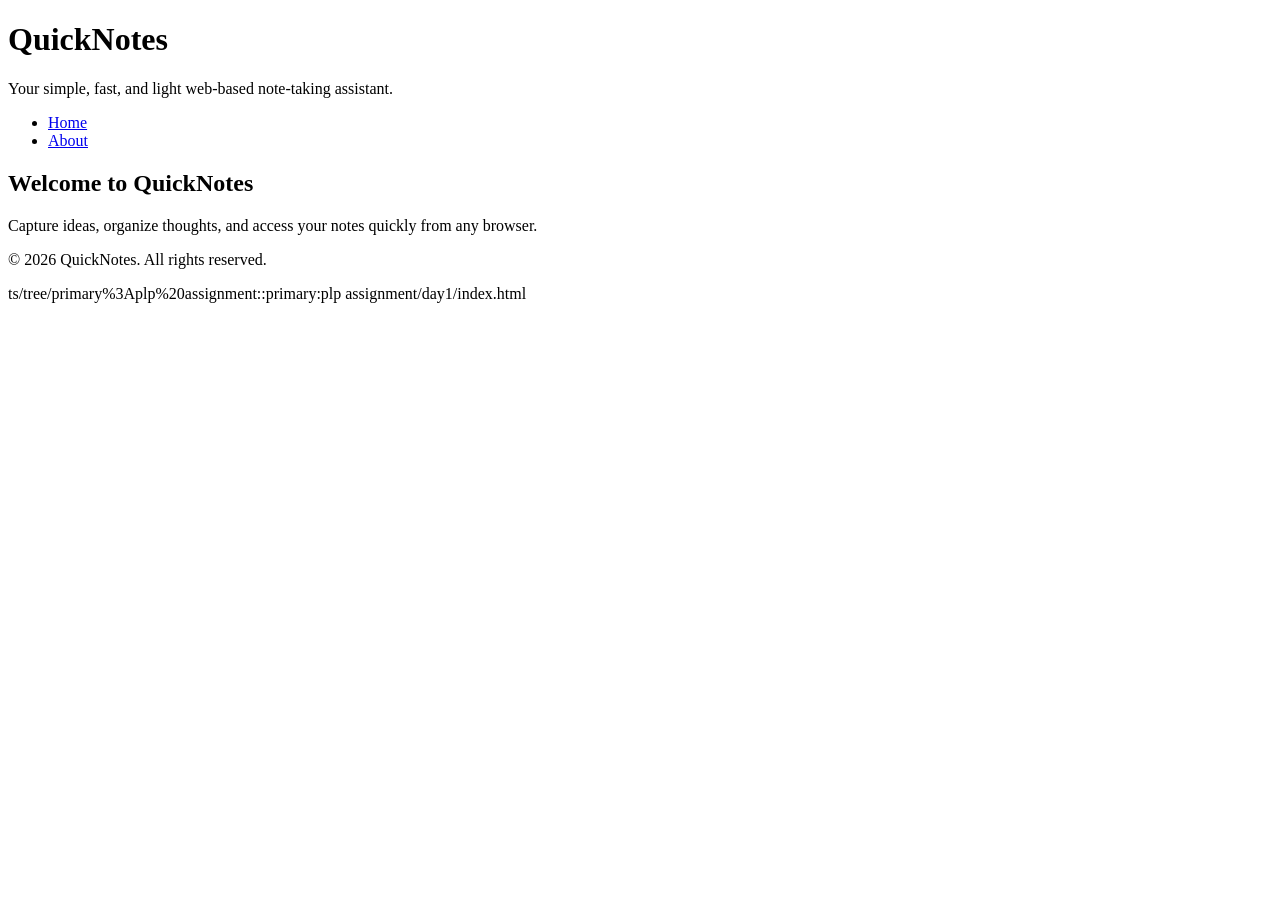
<file: day1/index.html>
<!DOCTYPE html>
<html lang="en">
<head>
  <meta charset="UTF-8">
  <meta name="viewport" content="width=device-width, initial-scale=1.0">
  <title>QuickNotes - Home</title>
</head>
<body>
  <header>
    <h1>QuickNotes</h1>
    <p>Your simple, fast, and light web-based note-taking assistant.</p>
    <nav>
      <ul>
        <li><a href="index.html">Home</a></li>
        <li><a href="about.html">About</a></li>
      </ul>
    </nav>
  </header>

  <main>
    <h2>Welcome to QuickNotes</h2>
    <p>Capture ideas, organize thoughts, and access your notes quickly from any browser.</p>
  </main>

  <footer>
    <p>&copy; 2026 QuickNotes. All rights reserved.</p>
  </footer>
</body>
</html>ts/tree/primary%3Aplp%20assignment::primary:plp assignment/day1/index.html
</file>
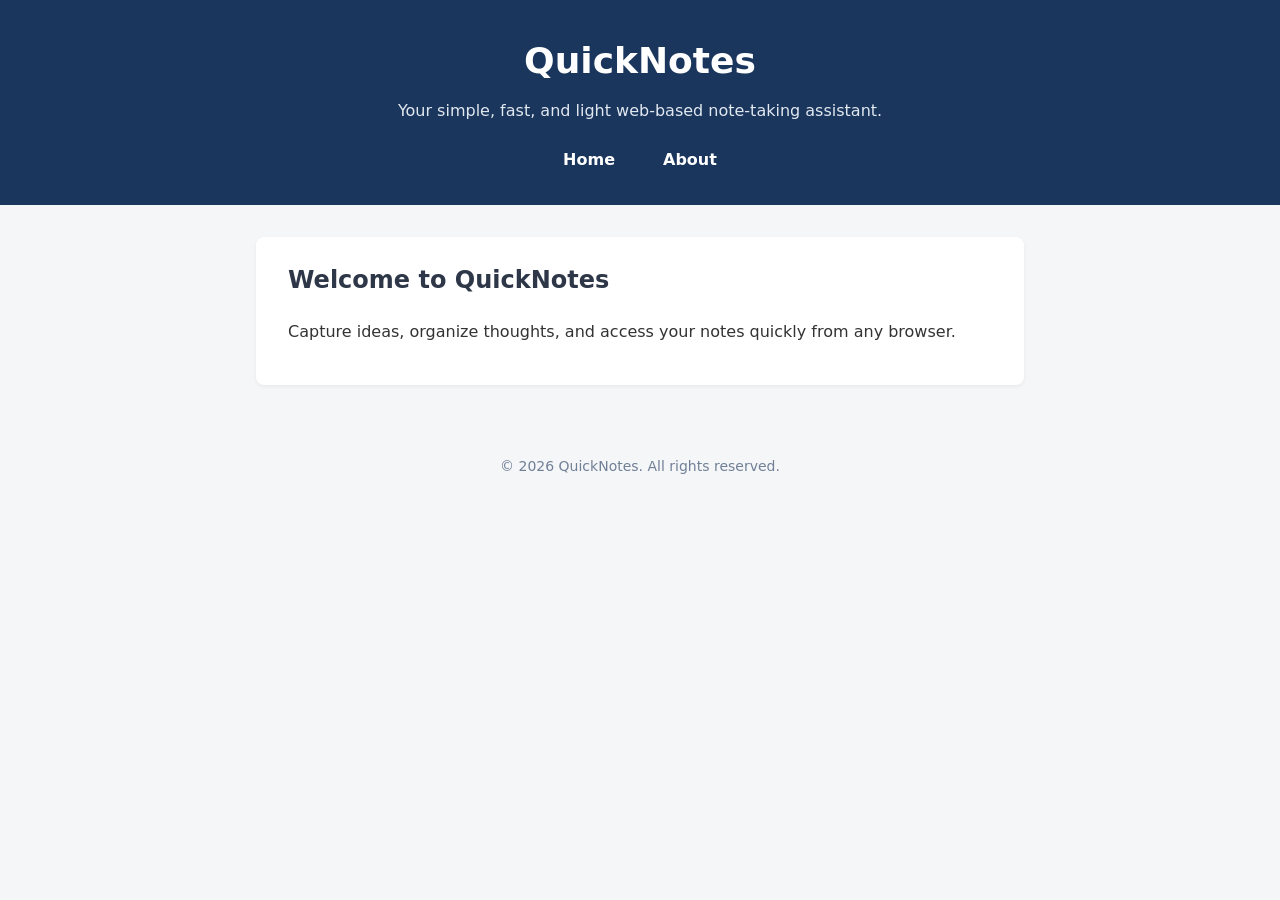
<file: day2/index.html>
<!DOCTYPE html>
<html lang="en">
<head>
  <meta charset="UTF-8">
  <meta name="viewport" content="width=device-width, initial-scale=1.0">
  <title>QuickNotes - Home</title>
  <link rel="stylesheet" href="style.css">
</head>
<body>
  <header>
    <h1>QuickNotes</h1>
    <p>Your simple, fast, and light web-based note-taking assistant.</p>
    <nav>
      <ul>
        <li><a href="index.html">Home</a></li>
        <li><a href="about.html">About</a></li>
      </ul>
    </nav>
  </header>

  <main>
    <section>
      <h2>Welcome to QuickNotes</h2>
      <p>Capture ideas, organize thoughts, and access your notes quickly from any browser.</p>
    </section>
  </main>

  <footer>
    <p>&copy; 2026 QuickNotes. All rights reserved.</p>
  </footer>
</body>
</html>
</file>
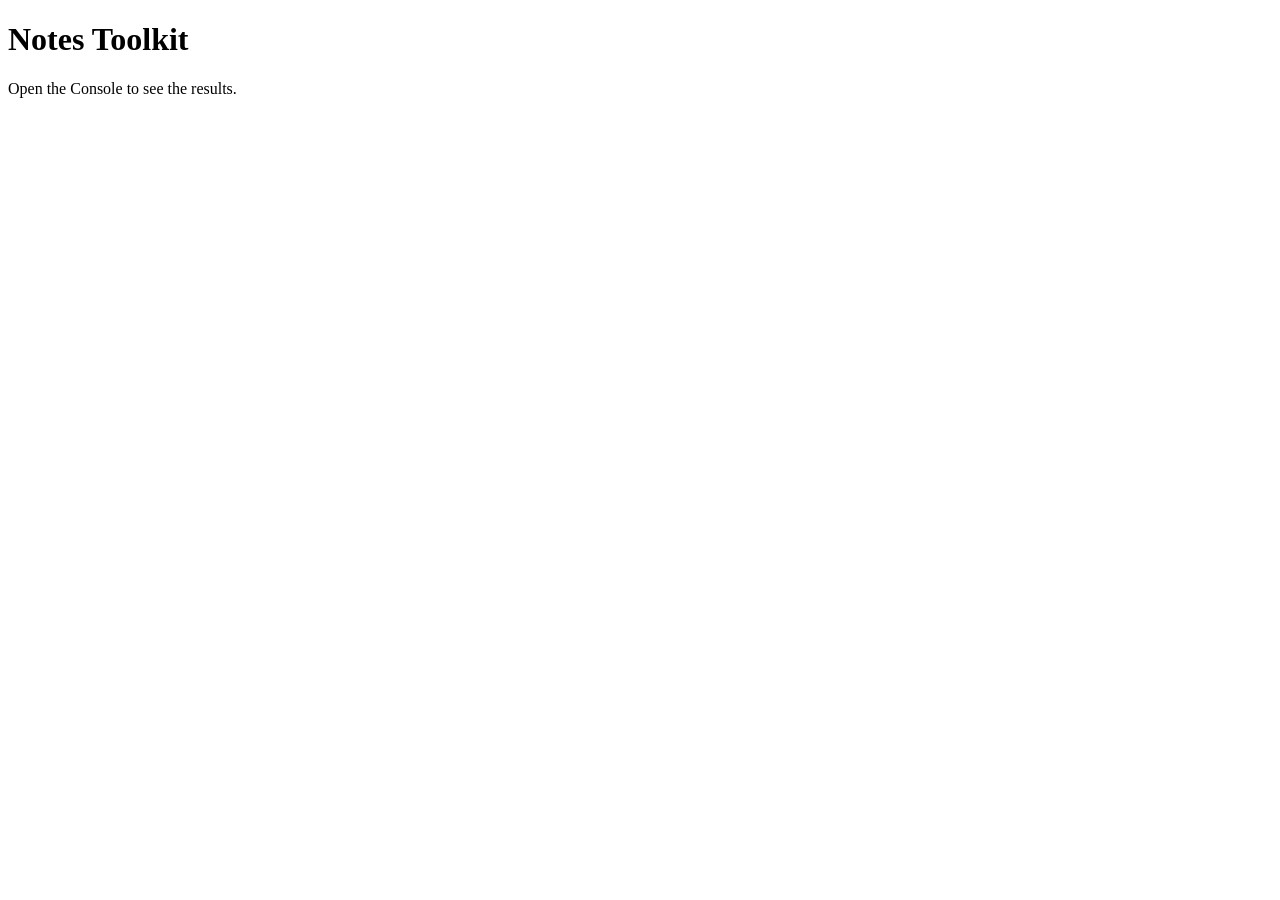
<file: day3/index.html>
<!DOCTYPE html>
<html lang="en">
<head>
  <meta charset="UTF-8">
  <meta name="viewport" content="width=device-width, initial-scale=1.0">
  <title>Notes Toolkit</title>
  <script src="script.js" defer></script>
</head>
<body>
  <h1>Notes Toolkit</h1>
  <p>Open the Console to see the results.</p>
</body>
</html>
</file>
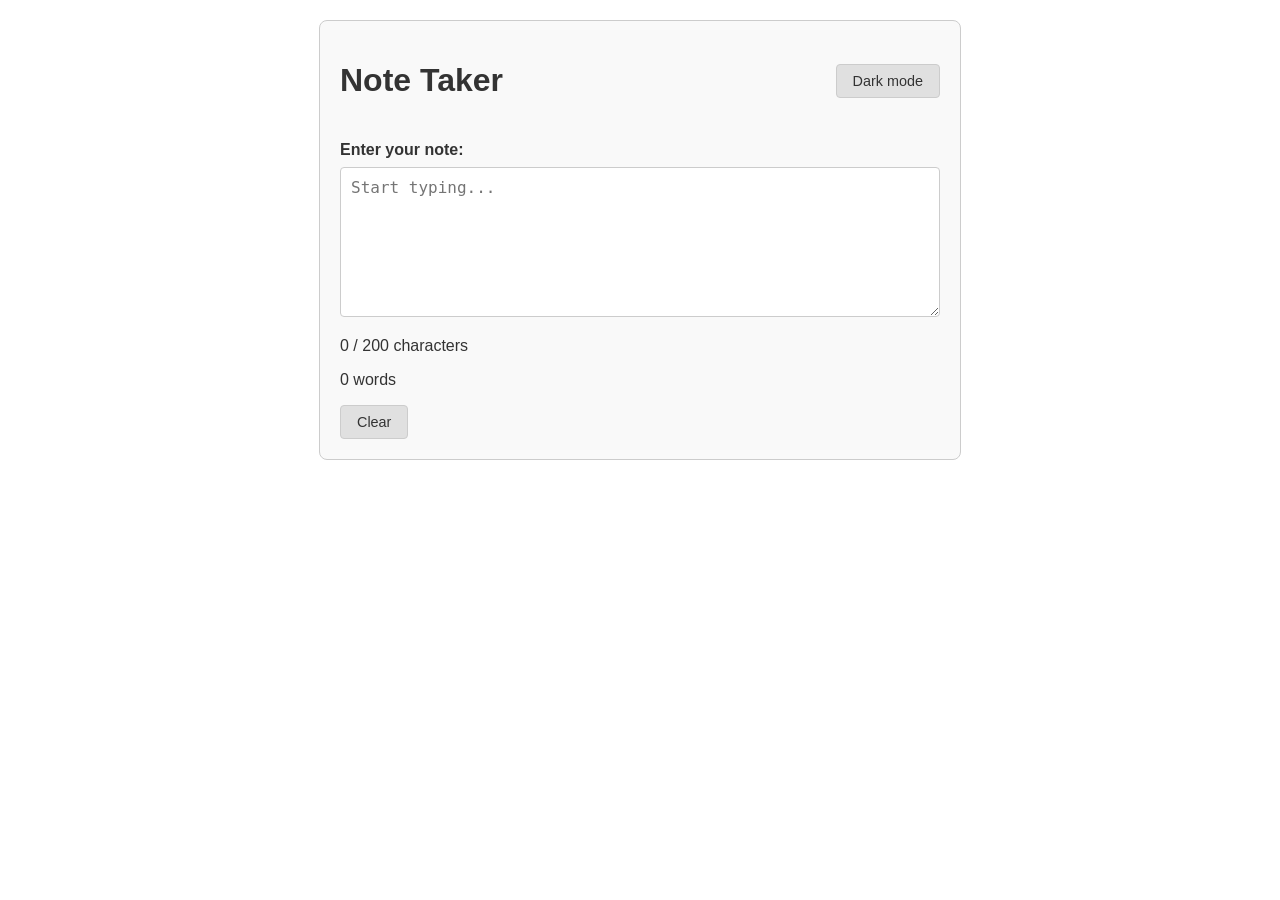
<file: day4/index.html>
<!DOCTYPE html>
<html lang="en">
<head>
  <meta charset="UTF-8">
  <meta name="viewport" content="width=device-width, initial-scale=1.0">
  <title>Day 4 - Note Taking App</title>
  <link rel="stylesheet" href="style.css">
  <script src="script.js" defer></script>
</head>
<body>
  <div class="container">
    <header>
      <h1>Note Taker</h1>
      <button id="theme-toggle" type="button">Dark mode</button>
    </header>

    <main>
      <label for="note-text">Enter your note:</label>
      <textarea id="note-text" placeholder="Start typing..."></textarea>

      <div class="counter-group">
        <p id="char-count">0 / 200 characters</p>
        <p id="word-count">0 words</p>
      </div>

      <button id="clear-btn" type="button">Clear</button>
    </main>
  </div>
</body>
</html>
</file>
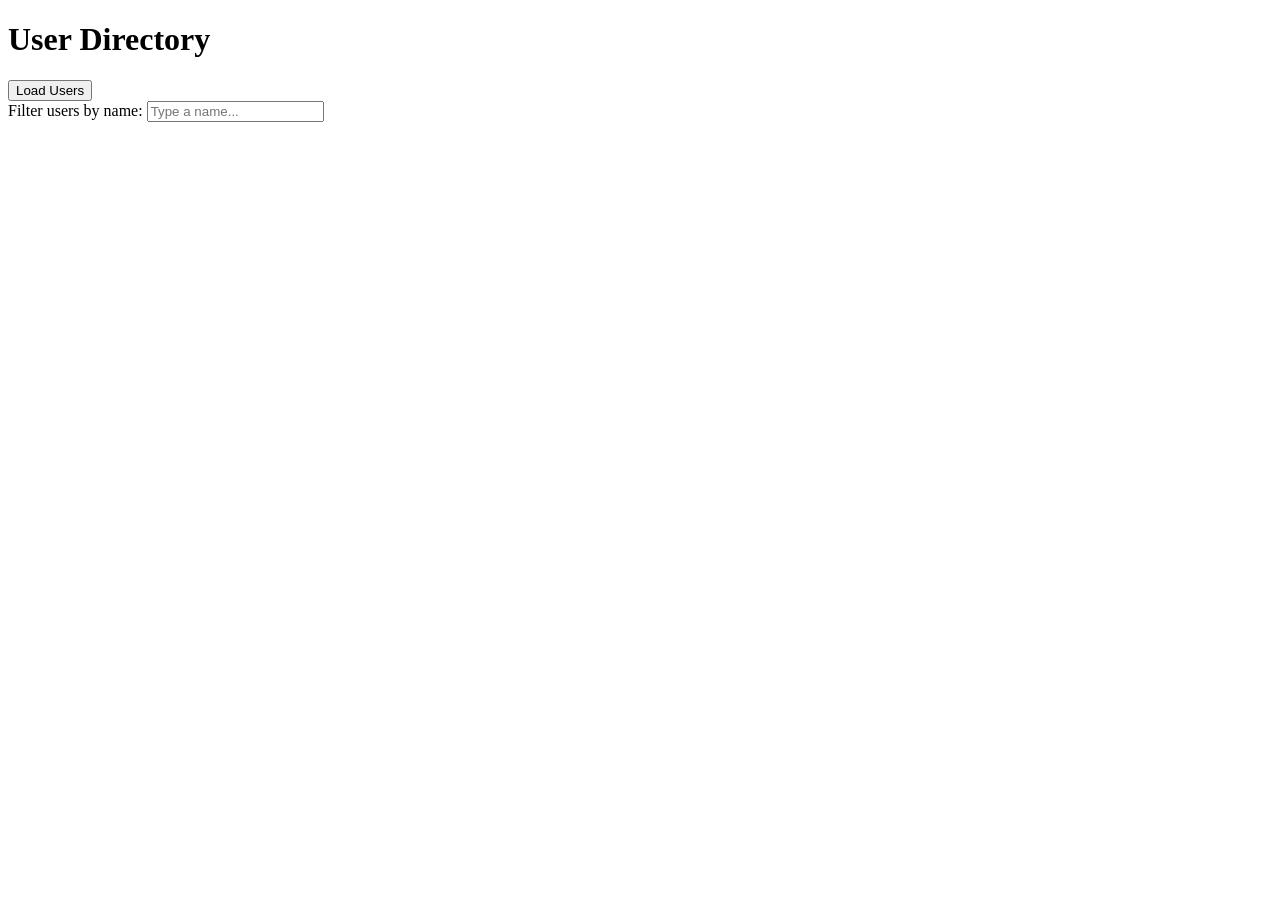
<file: day5/index.html>
<!DOCTYPE html>
<html lang="en">
<head>
  <meta charset="UTF-8">
  <meta name="viewport" content="width=device-width, initial-scale=1.0">
  <title>Day 5 - Fetching Users & API Design</title>
  <script src="users.js" defer></script>
</head>
<body>
  <main>
    <h1>User Directory</h1>

    <button id="load-users" type="button">Load Users</button>

    <div>
      <label for="filter-input">Filter users by name:</label>
      <input type="text" id="filter-input" placeholder="Type a name...">
    </div>

    <p id="status"></p>

    <ul id="users-list"></ul>
  </main>
</body>
</html>
</file>
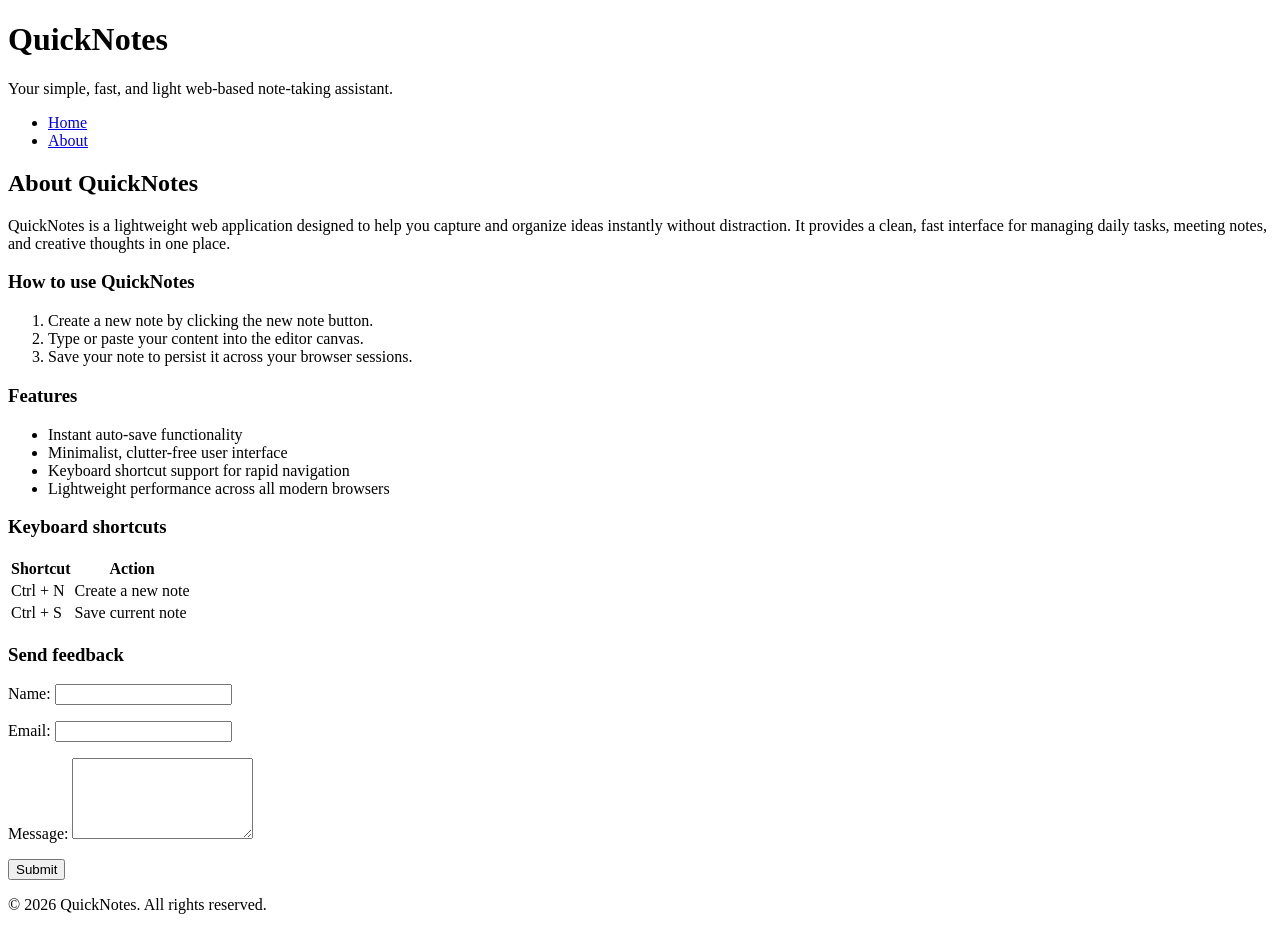
<file: day1/about.html>
<!DOCTYPE html>
<html lang="en">
<head>
  <meta charset="UTF-8">
  <meta name="viewport" content="width=device-width, initial-scale=1.0">
  <title>QuickNotes - About</title>
</head>
<body>
  <header>
    <h1>QuickNotes</h1>
    <p>Your simple, fast, and light web-based note-taking assistant.</p>
    <nav>
      <ul>
        <li><a href="index.html">Home</a></li>
        <li><a href="about.html">About</a></li>
      </ul>
    </nav>
  </header>

  <main>
    <h2>About QuickNotes</h2>
    <p>QuickNotes is a lightweight web application designed to help you capture and organize ideas instantly without distraction. It provides a clean, fast interface for managing daily tasks, meeting notes, and creative thoughts in one place.</p>

    <section>
      <h3>How to use QuickNotes</h3>
      <ol>
        <li>Create a new note by clicking the new note button.</li>
        <li>Type or paste your content into the editor canvas.</li>
        <li>Save your note to persist it across your browser sessions.</li>
      </ol>
    </section>

    <section>
      <h3>Features</h3>
      <ul>
        <li>Instant auto-save functionality</li>
        <li>Minimalist, clutter-free user interface</li>
        <li>Keyboard shortcut support for rapid navigation</li>
        <li>Lightweight performance across all modern browsers</li>
      </ul>
    </section>

    <section>
      <h3>Keyboard shortcuts</h3>
      <table>
        <thead>
          <tr>
            <th scope="col">Shortcut</th>
            <th scope="col">Action</th>
          </tr>
        </thead>
        <tbody>
          <tr>
            <td>Ctrl + N</td>
            <td>Create a new note</td>
          </tr>
          <tr>
            <td>Ctrl + S</td>
            <td>Save current note</td>
          </tr>
        </tbody>
      </table>
    </section>

    <section>
      <h3>Send feedback</h3>
      <form action="#" method="post">
        <p>
          <label for="name">Name:</label>
          <input type="text" id="name" name="name" required>
        </p>
        <p>
          <label for="email">Email:</label>
          <input type="email" id="email" name="email" required>
        </p>
        <p>
          <label for="message">Message:</label>
          <textarea id="message" name="message" rows="5" required></textarea>
        </p>
        <p>
          <button type="submit">Submit</button>
        </p>
      </form>
    </section>
  </main>

  <footer>
    <p>&copy; 2026 QuickNotes. All rights reserved.</p>
  </footer>
</body>
</html>
</file>
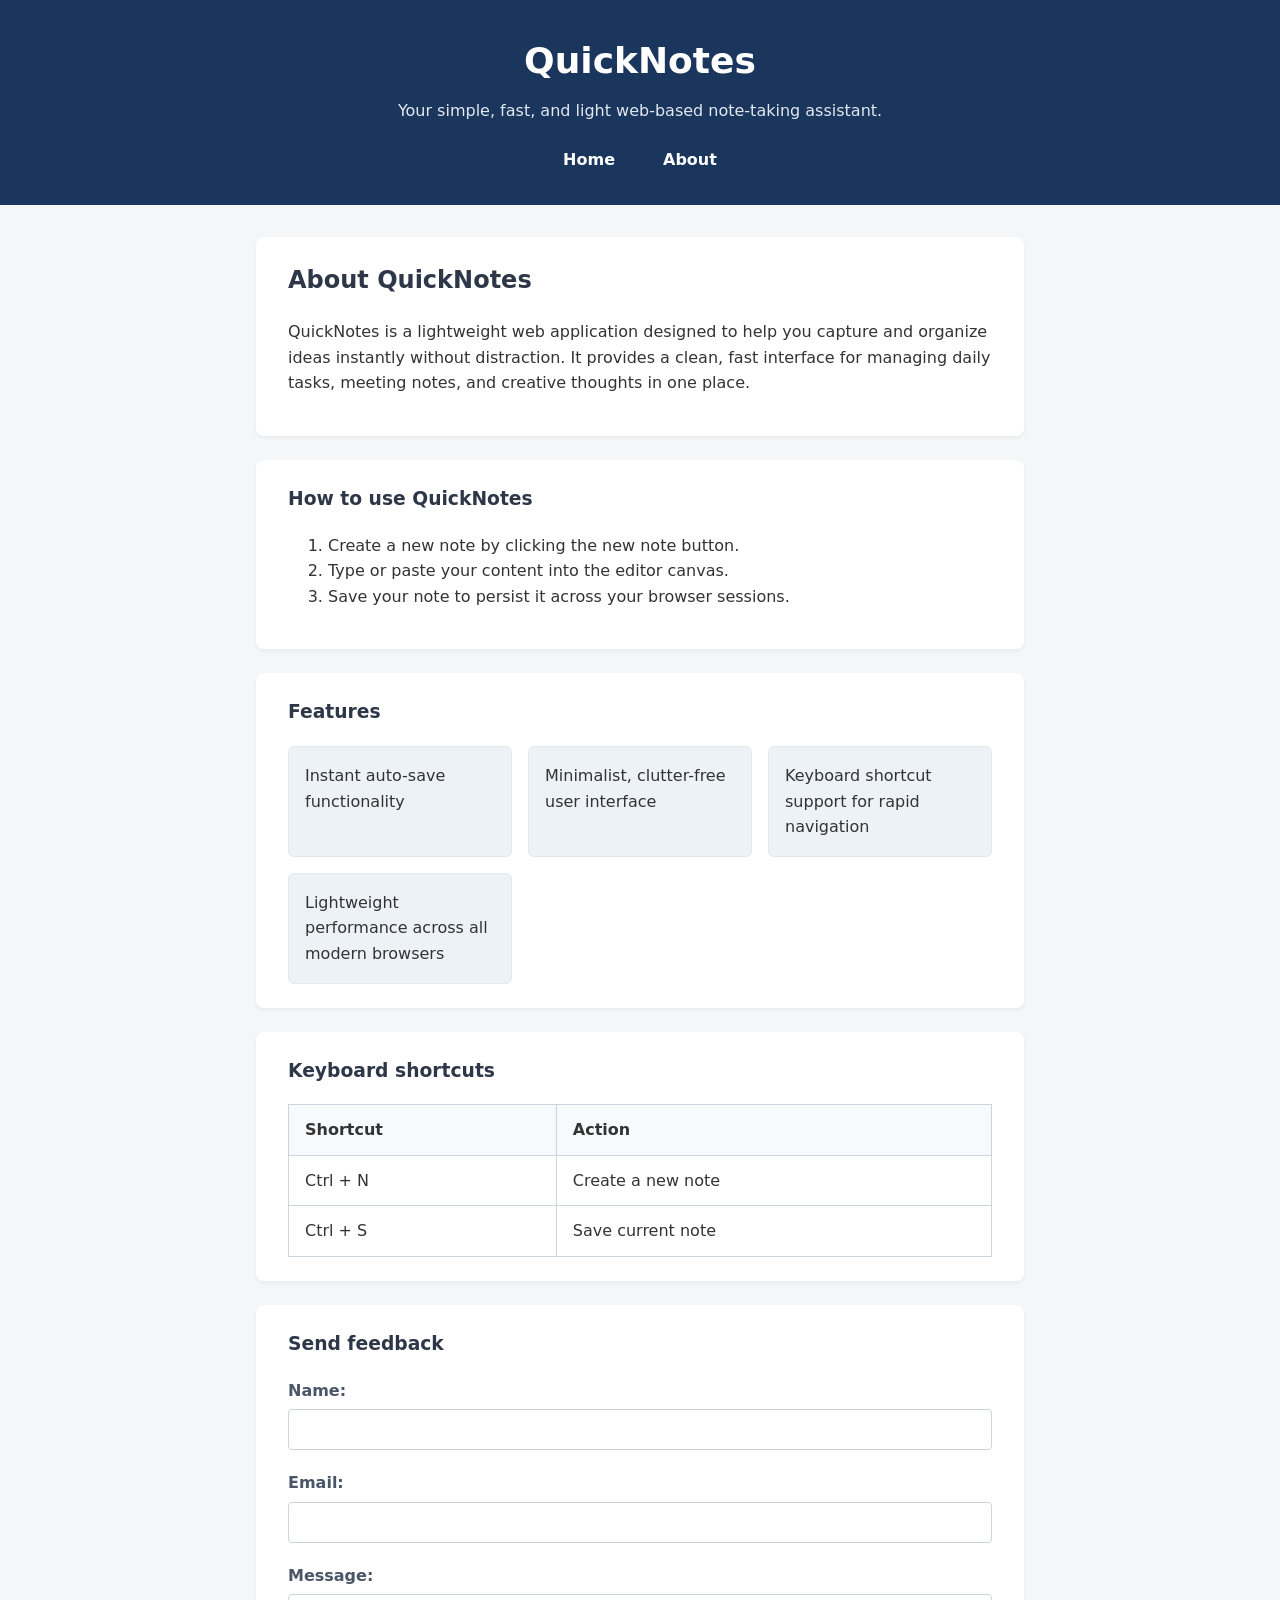
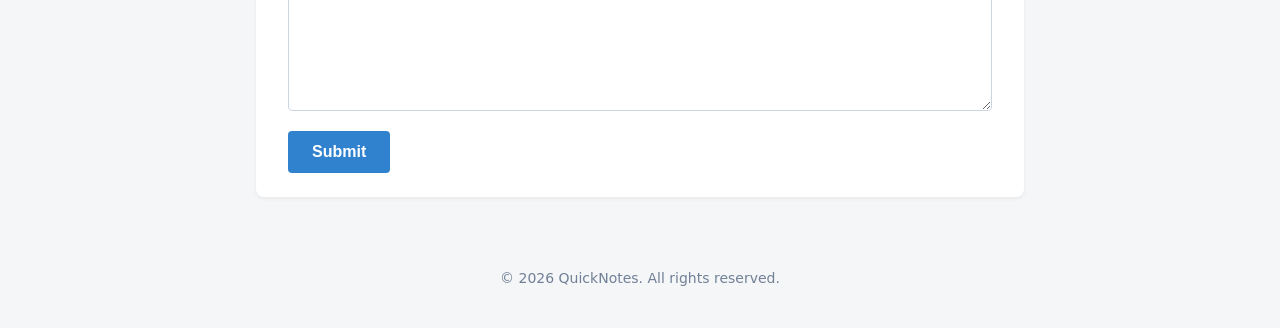
<file: day2/about.html>
<!DOCTYPE html>
<html lang="en">
<head>
  <meta charset="UTF-8">
  <meta name="viewport" content="width=device-width, initial-scale=1.0">
  <title>QuickNotes - About</title>
  <link rel="stylesheet" href="style.css">
</head>
<body>
  <header>
    <h1>QuickNotes</h1>
    <p>Your simple, fast, and light web-based note-taking assistant.</p>
    <nav>
      <ul>
        <li><a href="index.html">Home</a></li>
        <li><a href="about.html">About</a></li>
      </ul>
    </nav>
  </header>

  <main>
    <section>
      <h2>About QuickNotes</h2>
      <p>QuickNotes is a lightweight web application designed to help you capture and organize ideas instantly without distraction. It provides a clean, fast interface for managing daily tasks, meeting notes, and creative thoughts in one place.</p>
    </section>

    <section>
      <h3>How to use QuickNotes</h3>
      <ol>
        <li>Create a new note by clicking the new note button.</li>
        <li>Type or paste your content into the editor canvas.</li>
        <li>Save your note to persist it across your browser sessions.</li>
      </ol>
    </section>

    <section>
      <h3>Features</h3>
      <ul class="features">
        <li>Instant auto-save functionality</li>
        <li>Minimalist, clutter-free user interface</li>
        <li>Keyboard shortcut support for rapid navigation</li>
        <li>Lightweight performance across all modern browsers</li>
      </ul>
    </section>

    <section>
      <h3>Keyboard shortcuts</h3>
      <table>
        <thead>
          <tr>
            <th scope="col">Shortcut</th>
            <th scope="col">Action</th>
          </tr>
        </thead>
        <tbody>
          <tr>
            <td>Ctrl + N</td>
            <td>Create a new note</td>
          </tr>
          <tr>
            <td>Ctrl + S</td>
            <td>Save current note</td>
          </tr>
        </tbody>
      </table>
    </section>

    <section>
      <h3>Send feedback</h3>
      <form action="#" method="post">
        <div class="form-group">
          <label for="name">Name:</label>
          <input type="text" id="name" name="name" required>
        </div>
        <div class="form-group">
          <label for="email">Email:</label>
          <input type="email" id="email" name="email" required>
        </div>
        <div class="form-group">
          <label for="message">Message:</label>
          <textarea id="message" name="message" rows="5" required></textarea>
        </div>
        <button type="submit">Submit</button>
      </form>
    </section>
  </main>

  <footer>
    <p>&copy; 2026 QuickNotes. All rights reserved.</p>
  </footer>
</body>
</html>
</file>
<file: day2/style.css>
/* 1. Global Box-Sizing Reset & Base Styles */
*,
*::before,
*::after {
  box-sizing: border-box;
}

body {
  margin: 0;
  font-family: system-ui, -apple-system, BlinkMacSystemFont, 'Segoe UI', Roboto, Oxygen, Ubuntu, Cantarell, sans-serif;
  line-height: 1.6;
  color: #333333;
  background-color: #f4f6f8;
}

/* 2. Header Styles */
header {
  background-color: #1a365d;
  color: #ffffff;
  text-align: center;
  padding: 2rem 1rem;
}

header h1 {
  margin: 0 0 0.5rem 0;
  font-size: 2.25rem;
}

header p {
  margin: 0 0 1.5rem 0;
  color: #e2e8f0;
}

/* 3. Navigation Bar (Flexbox) */
nav ul {
  list-style: none;
  margin: 0;
  padding: 0;
  display: flex;
  justify-content: center;
  gap: 16px;
}

nav a {
  color: #ffffff;
  text-decoration: none;
  font-weight: 600;
  padding: 0.5rem 1rem;
  border-radius: 4px;
  transition: background-color 0.2s ease, color 0.2s ease;
}

nav a:hover,
nav a:focus {
  background-color: #2b6cb0;
  color: #ffffff;
}

/* 4. Main Layout & Section Cards */
main {
  max-width: 800px;
  margin: 2rem auto;
  padding: 0 1rem;
}

section {
  background-color: #ffffff;
  border-radius: 8px;
  padding: 1.5rem 2rem;
  margin-bottom: 1.5rem;
  box-shadow: 0 2px 4px rgba(0, 0, 0, 0.05);
}

section h2,
section h3 {
  margin-top: 0;
  color: #2d3748;
}

/* 5. Features List (CSS Grid) */
ul.features {
  list-style: none;
  padding: 0;
  margin: 1rem 0 0 0;
  display: grid;
  grid-template-columns: repeat(auto-fit, minmax(180px, 1fr));
  gap: 1rem;
}

ul.features li {
  background-color: #edf2f7;
  border: 1px solid #e2e8f0;
  border-radius: 6px;
  padding: 1rem;
  font-weight: 500;
}

/* 6. Keyboard Shortcuts Table */
table {
  width: 100%;
  border-collapse: collapse;
  margin-top: 1rem;
}

th,
td {
  border: 1px solid #cbd5e0;
  padding: 0.75rem 1rem;
  text-align: left;
}

th {
  background-color: #f7fafc;
  font-weight: 600;
}

/* 7. Feedback Form */
form {
  display: flex;
  flex-direction: column;
  gap: 1.25rem;
  margin-top: 1rem;
}

.form-group {
  display: flex;
  flex-direction: column;
  gap: 0.375rem;
}

label {
  font-weight: 600;
  color: #4a5568;
}

input[type="text"],
input[type="email"],
textarea {
  width: 100%;
  padding: 0.625rem;
  border: 1px solid #cbd5e0;
  border-radius: 4px;
  font-family: inherit;
  font-size: 1rem;
}

input[type="text"]:focus,
input[type="email"]:focus,
textarea:focus {
  outline: none;
  border-color: #3182ce;
  box-shadow: 0 0 0 3px rgba(66, 153, 225, 0.25);
}

button[type="submit"] {
  align-self: flex-start;
  background-color: #3182ce;
  color: #ffffff;
  border: none;
  padding: 0.75rem 1.5rem;
  font-size: 1rem;
  font-weight: 600;
  border-radius: 4px;
  cursor: pointer;
  transition: background-color 0.2s ease, transform 0.1s ease;
}

button[type="submit"]:hover {
  background-color: #2b6cb0;
}

button[type="submit"]:active {
  transform: scale(0.98);
}

/* 8. Footer */
footer {
  text-align: center;
  padding: 1.5rem 1rem;
  color: #718096;
  font-size: 0.875rem;
}

/* 9. Media Query for Mobile Screens */
@media (max-width: 600px) {
  header {
    padding: 1.25rem 0.75rem;
  }

  header h1 {
    font-size: 1.65rem;
  }

  header p {
    font-size: 0.9rem;
  }

  section {
    padding: 1rem 1.25rem;
  }

  button[type="submit"] {
    width: 100%;
  }
}
</file>
<file: day4/style.css>
:root {
  --bg-color: #ffffff;
  --text-color: #333333;
  --border-color: #cccccc;
  --button-bg: #e0e0e0;
  --button-text: #333333;
  --container-bg: #f9f9f9;
}

body.dark {
  --bg-color: #1e1e1e;
  --text-color: #f0f0f0;
  --border-color: #444444;
  --button-bg: #333333;
  --button-text: #ffffff;
  --container-bg: #2a2a2a;
}

body {
  background-color: var(--bg-color);
  color: var(--text-color);
  font-family: Arial, sans-serif;
  margin: 0;
  padding: 20px;
  transition: background-color 0.3s, color 0.3s;
}

.container {
  max-width: 600px;
  margin: 0 auto;
  padding: 20px;
  background-color: var(--container-bg);
  border-radius: 8px;
  border: 1px solid var(--border-color);
}

header {
  display: flex;
  justify-content: space-between;
  align-items: center;
  margin-bottom: 20px;
}

label {
  display: block;
  margin-bottom: 8px;
  font-weight: bold;
}

textarea {
  width: 100%;
  height: 150px;
  box-sizing: border-box;
  padding: 10px;
  border: 1px solid var(--border-color);
  border-radius: 4px;
  background-color: var(--bg-color);
  color: var(--text-color);
  font-size: 1rem;
  resize: vertical;
}

.counter-group {
  margin: 10px 0;
}

button {
  background-color: var(--button-bg);
  color: var(--button-text);
  border: 1px solid var(--border-color);
  padding: 8px 16px;
  border-radius: 4px;
  cursor: pointer;
  font-size: 0.9rem;
}

button:hover {
  opacity: 0.9;
}

/* Character count indicator classes */
.warning {
  color: orange;
}

.over {
  color: red;
  font-weight: bold;
}
</file>
